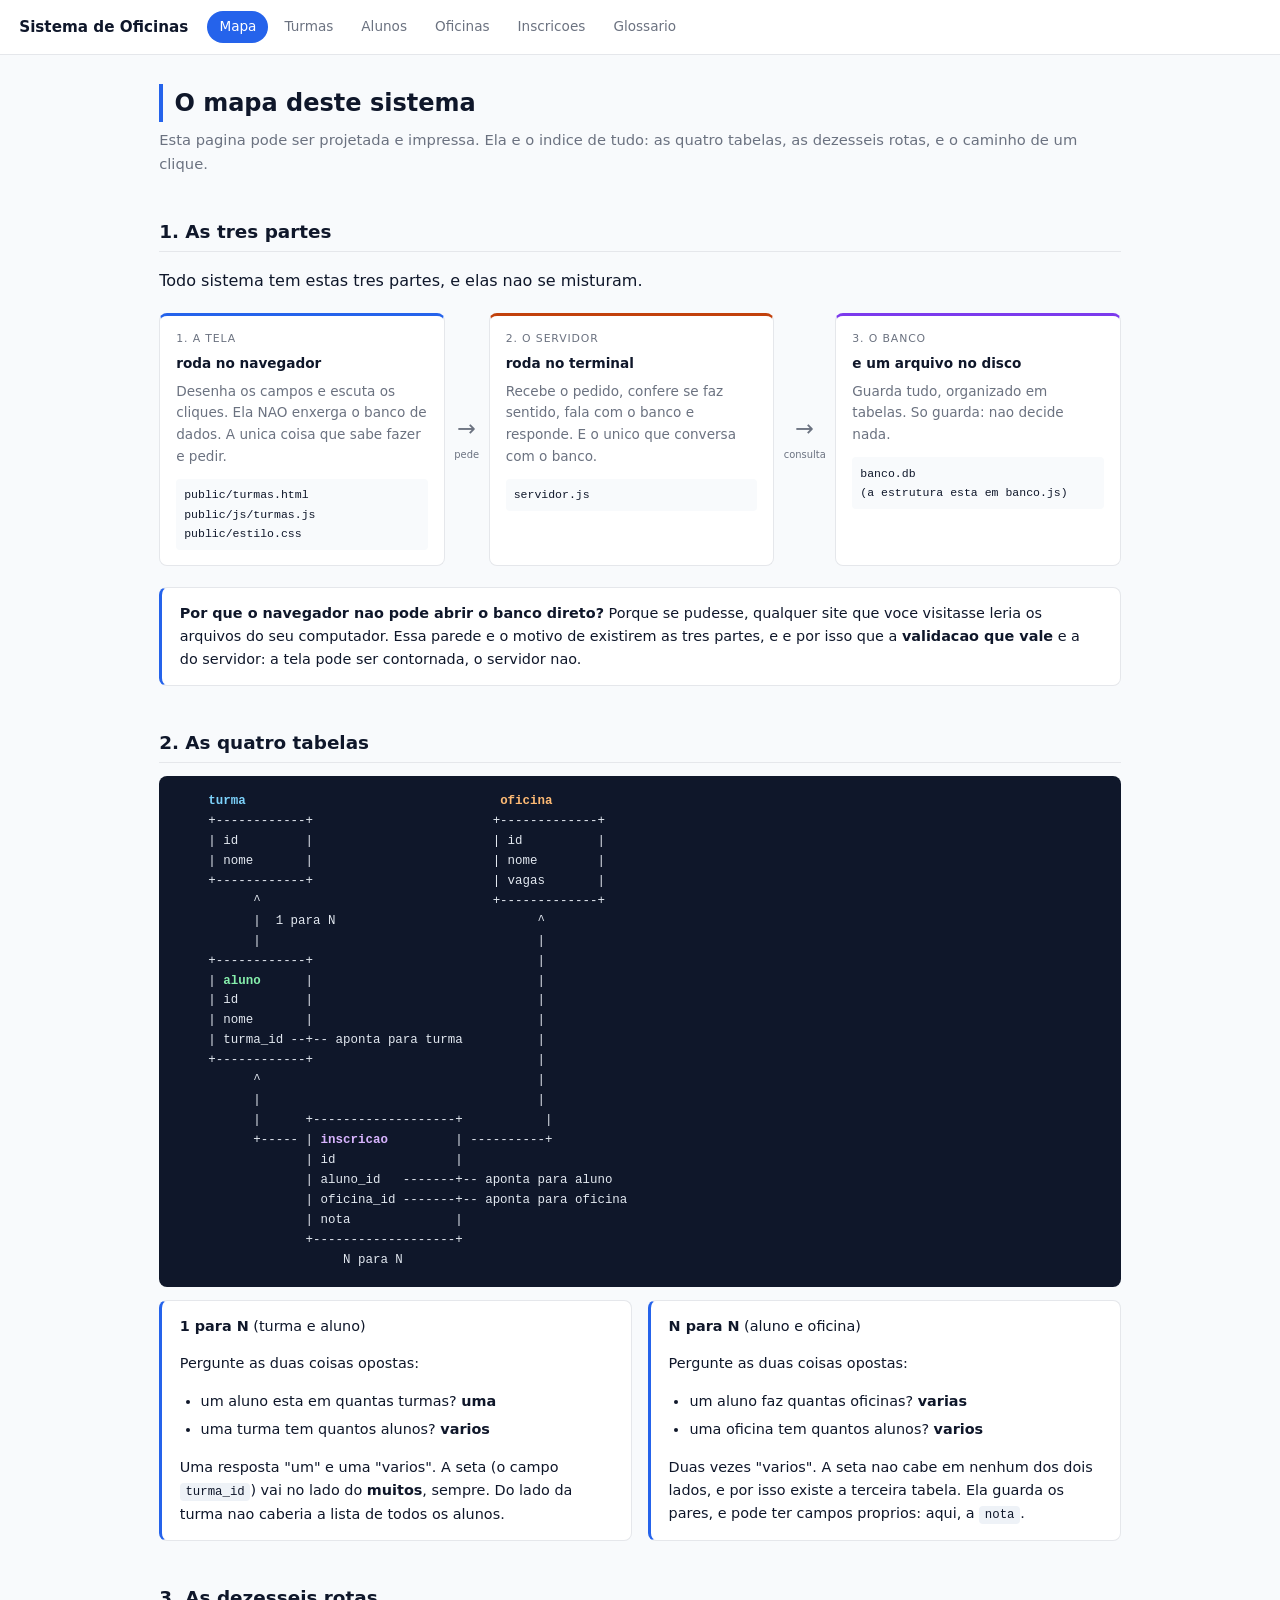
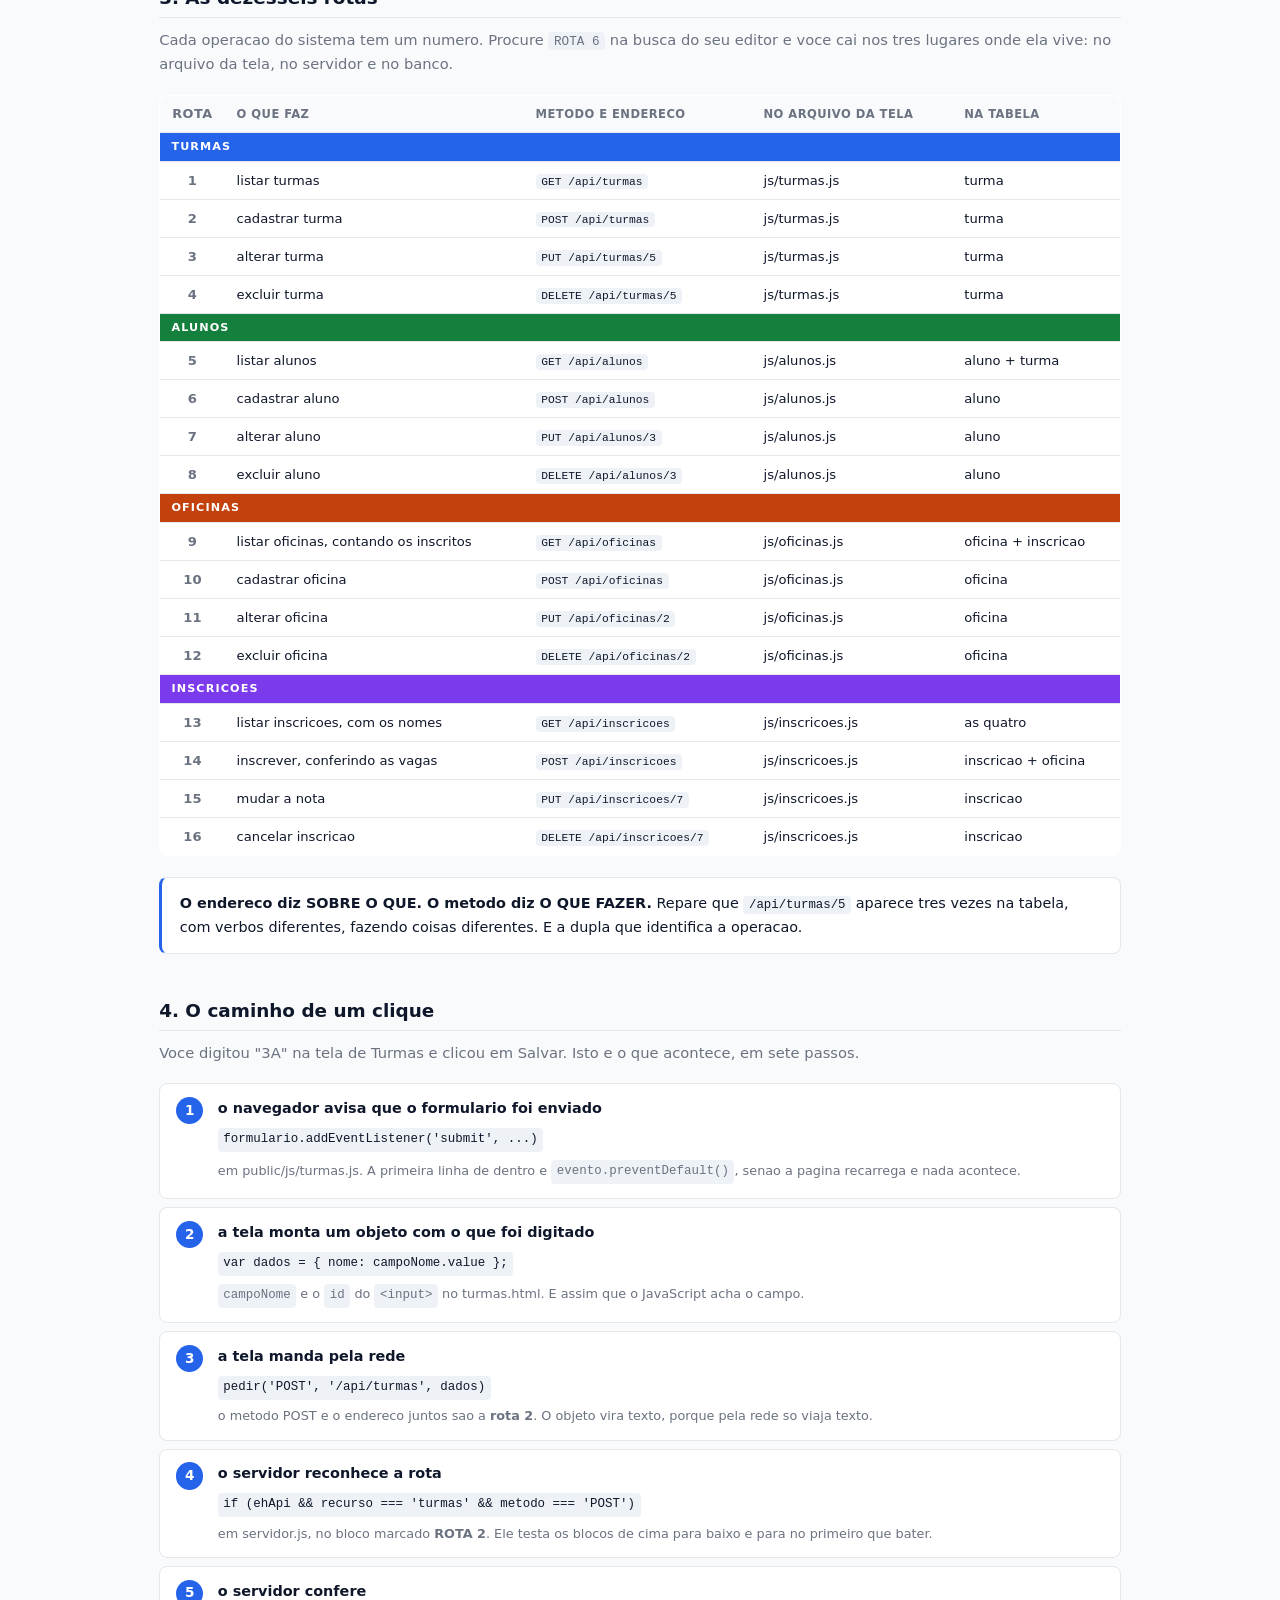
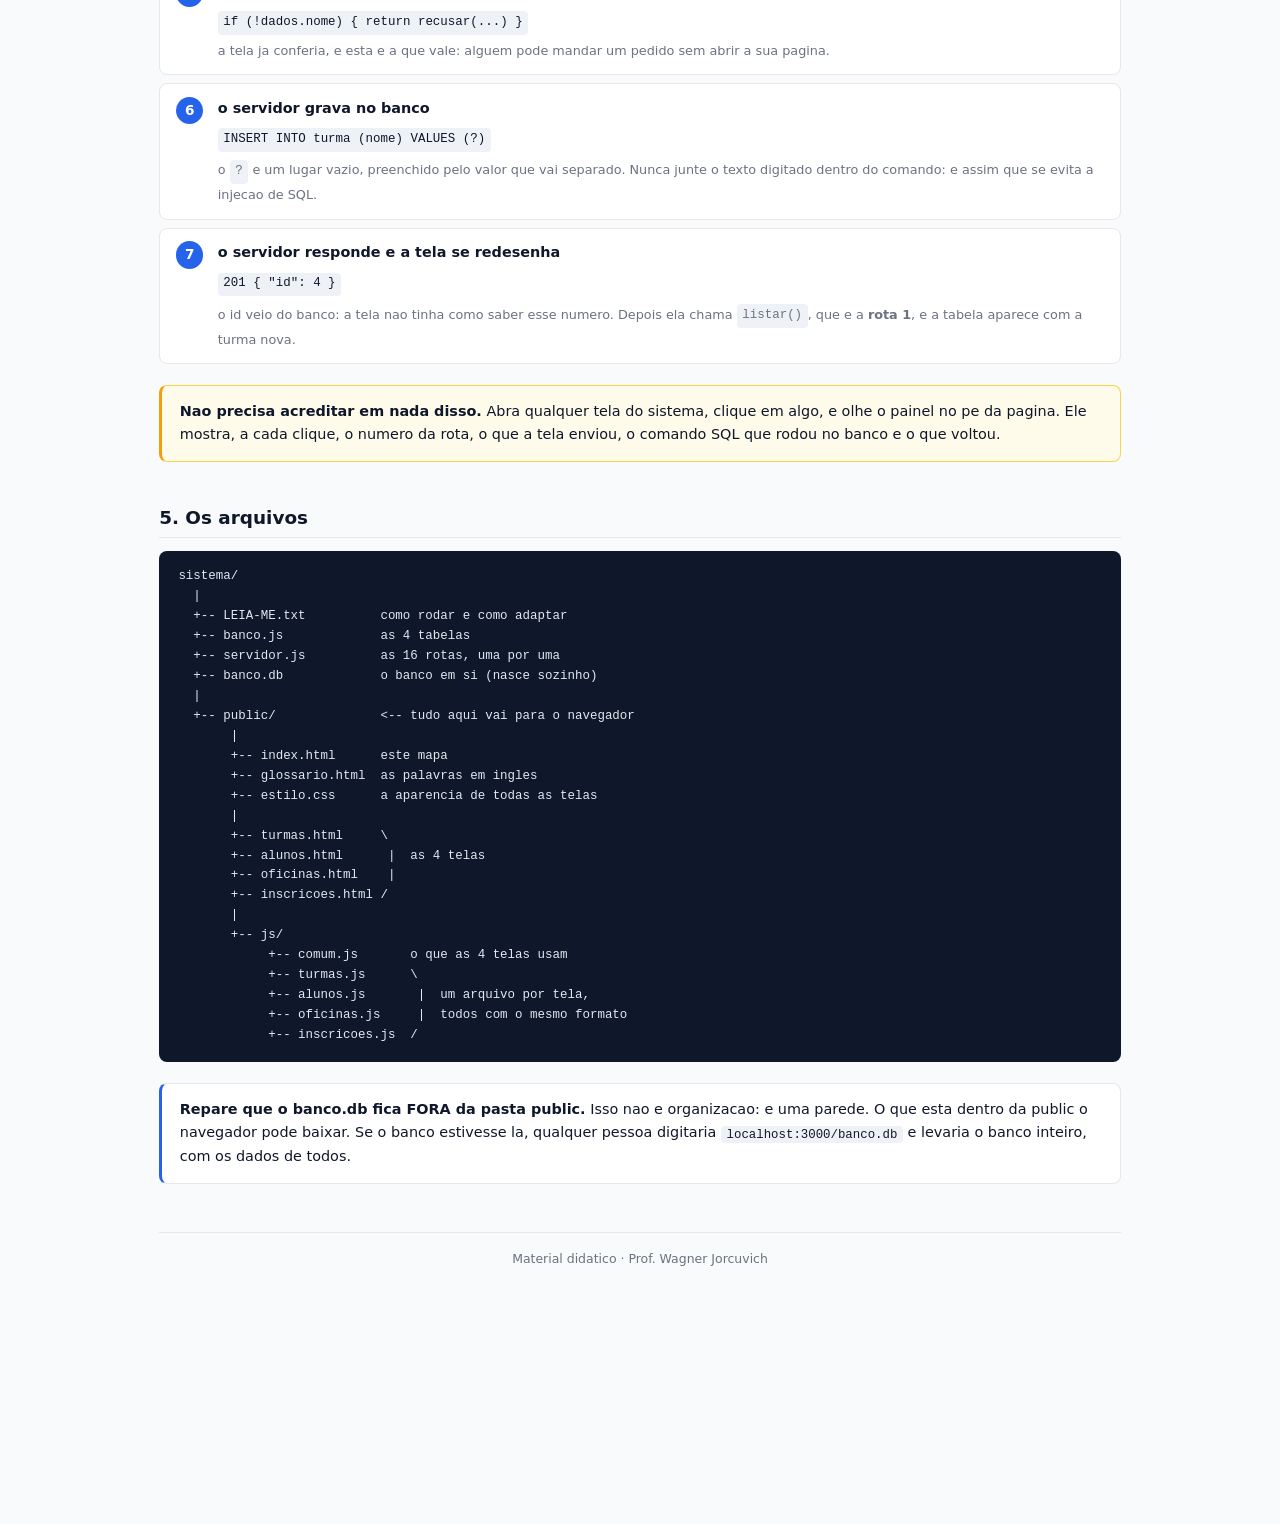
<file: public/index.html>
<!DOCTYPE html>
<html lang="pt-BR">
<head>
  <meta charset="UTF-8">
  <meta name="viewport" content="width=device-width, initial-scale=1">
  <title>Mapa do sistema</title>
  <link rel="stylesheet" href="estilo.css">
</head>
<body>

<div class="topo">
  <a class="marca" href="index.html">Sistema de Oficinas</a>
  <nav>
    <a href="index.html" class="atual">Mapa</a>
    <a href="turmas.html">Turmas</a>
    <a href="alunos.html">Alunos</a>
    <a href="oficinas.html">Oficinas</a>
    <a href="inscricoes.html">Inscricoes</a>
    <a href="glossario.html">Glossario</a>
  </nav>
</div>

<div class="pagina larga">

  <h1>O mapa deste sistema</h1>
  <p class="linha-fina">
    Esta pagina pode ser projetada e impressa. Ela e o indice de tudo:
    as quatro tabelas, as dezesseis rotas, e o caminho de um clique.
  </p>


  <!-- ================================================================= -->
  <h2>1. As tres partes</h2>

  <p>Todo sistema tem estas tres partes, e elas nao se misturam.</p>

  <div class="tres-partes">

    <div class="parte frente">
      <span class="etiqueta">1. A TELA</span>
      <strong>roda no navegador</strong>
      <p>Desenha os campos e escuta os cliques. Ela NAO enxerga o banco de
      dados. A unica coisa que sabe fazer e pedir.</p>
      <code>public/turmas.html<br>public/js/turmas.js<br>public/estilo.css</code>
    </div>

    <div class="flecha">&rarr;<br><small>pede</small></div>

    <div class="parte meio">
      <span class="etiqueta">2. O SERVIDOR</span>
      <strong>roda no terminal</strong>
      <p>Recebe o pedido, confere se faz sentido, fala com o banco e
      responde. E o unico que conversa com o banco.</p>
      <code>servidor.js</code>
    </div>

    <div class="flecha">&rarr;<br><small>consulta</small></div>

    <div class="parte fundo">
      <span class="etiqueta">3. O BANCO</span>
      <strong>e um arquivo no disco</strong>
      <p>Guarda tudo, organizado em tabelas. So guarda: nao decide nada.</p>
      <code>banco.db<br>(a estrutura esta em banco.js)</code>
    </div>

  </div>

  <div class="caixa">
    <strong>Por que o navegador nao pode abrir o banco direto?</strong>
    Porque se pudesse, qualquer site que voce visitasse leria os arquivos
    do seu computador. Essa parede e o motivo de existirem as tres partes,
    e e por isso que a <b>validacao que vale</b> e a do servidor: a tela
    pode ser contornada, o servidor nao.
  </div>


  <!-- ================================================================= -->
  <h2>2. As quatro tabelas</h2>

  <pre class="desenho"><code>    <span class="t">turma</span>                                  <span class="o">oficina</span>
    +------------+                        +-------------+
    | id         |                        | id          |
    | nome       |                        | nome        |
    +------------+                        | vagas       |
          ^                               +-------------+
          |  1 para N                           ^
          |                                     |
    +------------+                              |
    | <span class="a">aluno</span>      |                              |
    | id         |                              |
    | nome       |                              |
    | turma_id --+-- aponta para turma          |
    +------------+                              |
          ^                                     |
          |                                     |
          |      +-------------------+           |
          +----- | <span class="i">inscricao</span>         | ----------+
                 | id                |
                 | aluno_id   -------+-- aponta para aluno
                 | oficina_id -------+-- aponta para oficina
                 | nota              |
                 +-------------------+
                      N para N</code></pre>

  <div class="duas-caixas">

    <div class="caixa">
      <strong>1 para N</strong> (turma e aluno)
      <p>Pergunte as duas coisas opostas:</p>
      <ul>
        <li>um aluno esta em quantas turmas? <b>uma</b></li>
        <li>uma turma tem quantos alunos? <b>varios</b></li>
      </ul>
      <p>Uma resposta "um" e uma "varios". A seta (o campo
      <code>turma_id</code>) vai no lado do <b>muitos</b>, sempre.
      Do lado da turma nao caberia a lista de todos os alunos.</p>
    </div>

    <div class="caixa">
      <strong>N para N</strong> (aluno e oficina)
      <p>Pergunte as duas coisas opostas:</p>
      <ul>
        <li>um aluno faz quantas oficinas? <b>varias</b></li>
        <li>uma oficina tem quantos alunos? <b>varios</b></li>
      </ul>
      <p>Duas vezes "varios". A seta nao cabe em nenhum dos dois lados,
      e por isso existe a terceira tabela. Ela guarda os pares, e pode
      ter campos proprios: aqui, a <code>nota</code>.</p>
    </div>

  </div>


  <!-- ================================================================= -->
  <h2 id="rotas">3. As dezesseis rotas</h2>

  <p class="linha-fina">
    Cada operacao do sistema tem um numero. Procure
    <code>ROTA 6</code> na busca do seu editor e voce cai nos tres
    lugares onde ela vive: no arquivo da tela, no servidor e no banco.
  </p>

  <table class="tabela-rotas">
    <thead>
      <tr>
        <th class="fino">rota</th>
        <th>o que faz</th>
        <th>metodo e endereco</th>
        <th>no arquivo da tela</th>
        <th>na tabela</th>
      </tr>
    </thead>
    <tbody>

      <tr class="grupo t"><td colspan="5">TURMAS</td></tr>
      <tr><td class="n">1</td><td>listar turmas</td>     <td><code>GET /api/turmas</code></td>    <td>js/turmas.js</td><td>turma</td></tr>
      <tr><td class="n">2</td><td>cadastrar turma</td>   <td><code>POST /api/turmas</code></td>   <td>js/turmas.js</td><td>turma</td></tr>
      <tr><td class="n">3</td><td>alterar turma</td>     <td><code>PUT /api/turmas/5</code></td>  <td>js/turmas.js</td><td>turma</td></tr>
      <tr><td class="n">4</td><td>excluir turma</td>     <td><code>DELETE /api/turmas/5</code></td><td>js/turmas.js</td><td>turma</td></tr>

      <tr class="grupo a"><td colspan="5">ALUNOS</td></tr>
      <tr><td class="n">5</td><td>listar alunos</td>     <td><code>GET /api/alunos</code></td>    <td>js/alunos.js</td><td>aluno + turma</td></tr>
      <tr><td class="n">6</td><td>cadastrar aluno</td>   <td><code>POST /api/alunos</code></td>   <td>js/alunos.js</td><td>aluno</td></tr>
      <tr><td class="n">7</td><td>alterar aluno</td>     <td><code>PUT /api/alunos/3</code></td>  <td>js/alunos.js</td><td>aluno</td></tr>
      <tr><td class="n">8</td><td>excluir aluno</td>     <td><code>DELETE /api/alunos/3</code></td><td>js/alunos.js</td><td>aluno</td></tr>

      <tr class="grupo o"><td colspan="5">OFICINAS</td></tr>
      <tr><td class="n">9</td><td>listar oficinas, contando os inscritos</td><td><code>GET /api/oficinas</code></td><td>js/oficinas.js</td><td>oficina + inscricao</td></tr>
      <tr><td class="n">10</td><td>cadastrar oficina</td><td><code>POST /api/oficinas</code></td> <td>js/oficinas.js</td><td>oficina</td></tr>
      <tr><td class="n">11</td><td>alterar oficina</td>  <td><code>PUT /api/oficinas/2</code></td><td>js/oficinas.js</td><td>oficina</td></tr>
      <tr><td class="n">12</td><td>excluir oficina</td>  <td><code>DELETE /api/oficinas/2</code></td><td>js/oficinas.js</td><td>oficina</td></tr>

      <tr class="grupo i"><td colspan="5">INSCRICOES</td></tr>
      <tr><td class="n">13</td><td>listar inscricoes, com os nomes</td><td><code>GET /api/inscricoes</code></td><td>js/inscricoes.js</td><td>as quatro</td></tr>
      <tr><td class="n">14</td><td>inscrever, conferindo as vagas</td><td><code>POST /api/inscricoes</code></td><td>js/inscricoes.js</td><td>inscricao + oficina</td></tr>
      <tr><td class="n">15</td><td>mudar a nota</td>     <td><code>PUT /api/inscricoes/7</code></td><td>js/inscricoes.js</td><td>inscricao</td></tr>
      <tr><td class="n">16</td><td>cancelar inscricao</td><td><code>DELETE /api/inscricoes/7</code></td><td>js/inscricoes.js</td><td>inscricao</td></tr>

    </tbody>
  </table>

  <div class="caixa">
    <strong>O endereco diz SOBRE O QUE. O metodo diz O QUE FAZER.</strong>
    Repare que <code>/api/turmas/5</code> aparece tres vezes na tabela,
    com verbos diferentes, fazendo coisas diferentes. E a dupla que
    identifica a operacao.
  </div>


  <!-- ================================================================= -->
  <h2>4. O caminho de um clique</h2>

  <p class="linha-fina">
    Voce digitou "3A" na tela de Turmas e clicou em Salvar. Isto e o que
    acontece, em sete passos.
  </p>

  <div class="caminho">

    <div class="etapa">
      <span class="passo">1</span>
      <div>
        <strong>o navegador avisa que o formulario foi enviado</strong>
        <code>formulario.addEventListener('submit', ...)</code>
        <small>em public/js/turmas.js. A primeira linha de dentro e
        <code>evento.preventDefault()</code>, senao a pagina recarrega e
        nada acontece.</small>
      </div>
    </div>

    <div class="etapa">
      <span class="passo">2</span>
      <div>
        <strong>a tela monta um objeto com o que foi digitado</strong>
        <code>var dados = { nome: campoNome.value };</code>
        <small><code>campoNome</code> e o <code>id</code> do
        <code>&lt;input&gt;</code> no turmas.html. E assim que o
        JavaScript acha o campo.</small>
      </div>
    </div>

    <div class="etapa">
      <span class="passo">3</span>
      <div>
        <strong>a tela manda pela rede</strong>
        <code>pedir('POST', '/api/turmas', dados)</code>
        <small>o metodo POST e o endereco juntos sao a <b>rota 2</b>.
        O objeto vira texto, porque pela rede so viaja texto.</small>
      </div>
    </div>

    <div class="etapa">
      <span class="passo">4</span>
      <div>
        <strong>o servidor reconhece a rota</strong>
        <code>if (ehApi &amp;&amp; recurso === 'turmas' &amp;&amp; metodo === 'POST')</code>
        <small>em servidor.js, no bloco marcado <b>ROTA 2</b>. Ele testa
        os blocos de cima para baixo e para no primeiro que bater.</small>
      </div>
    </div>

    <div class="etapa">
      <span class="passo">5</span>
      <div>
        <strong>o servidor confere</strong>
        <code>if (!dados.nome) { return recusar(...) }</code>
        <small>a tela ja conferia, e esta e a que vale: alguem pode
        mandar um pedido sem abrir a sua pagina.</small>
      </div>
    </div>

    <div class="etapa">
      <span class="passo">6</span>
      <div>
        <strong>o servidor grava no banco</strong>
        <code>INSERT INTO turma (nome) VALUES (?)</code>
        <small>o <code>?</code> e um lugar vazio, preenchido pelo valor
        que vai separado. Nunca junte o texto digitado dentro do comando:
        e assim que se evita a injecao de SQL.</small>
      </div>
    </div>

    <div class="etapa">
      <span class="passo">7</span>
      <div>
        <strong>o servidor responde e a tela se redesenha</strong>
        <code>201 { "id": 4 }</code>
        <small>o id veio do banco: a tela nao tinha como saber esse
        numero. Depois ela chama <code>listar()</code>, que e a
        <b>rota 1</b>, e a tabela aparece com a turma nova.</small>
      </div>
    </div>

  </div>

  <div class="caixa destaque">
    <strong>Nao precisa acreditar em nada disso.</strong>
    Abra qualquer tela do sistema, clique em algo, e olhe o painel no pe
    da pagina. Ele mostra, a cada clique, o numero da rota, o que a tela
    enviou, o comando SQL que rodou no banco e o que voltou.
  </div>


  <!-- ================================================================= -->
  <h2>5. Os arquivos</h2>

  <pre class="desenho"><code>sistema/
  |
  +-- LEIA-ME.txt          como rodar e como adaptar
  +-- banco.js             as 4 tabelas
  +-- servidor.js          as 16 rotas, uma por uma
  +-- banco.db             o banco em si (nasce sozinho)
  |
  +-- public/              <-- tudo aqui vai para o navegador
       |
       +-- index.html      este mapa
       +-- glossario.html  as palavras em ingles
       +-- estilo.css      a aparencia de todas as telas
       |
       +-- turmas.html     \
       +-- alunos.html      |  as 4 telas
       +-- oficinas.html    |
       +-- inscricoes.html /
       |
       +-- js/
            +-- comum.js       o que as 4 telas usam
            +-- turmas.js      \
            +-- alunos.js       |  um arquivo por tela,
            +-- oficinas.js     |  todos com o mesmo formato
            +-- inscricoes.js  /</code></pre>

  <div class="caixa">
    <strong>Repare que o banco.db fica FORA da pasta public.</strong>
    Isso nao e organizacao: e uma parede. O que esta dentro da public o
    navegador pode baixar. Se o banco estivesse la, qualquer pessoa
    digitaria <code>localhost:3000/banco.db</code> e levaria o banco
    inteiro, com os dados de todos.
  </div>

  <div class="rodape">
    Material didatico &middot; Prof. Wagner Jorcuvich
  </div>

</div>

</body>
</html>
</file>
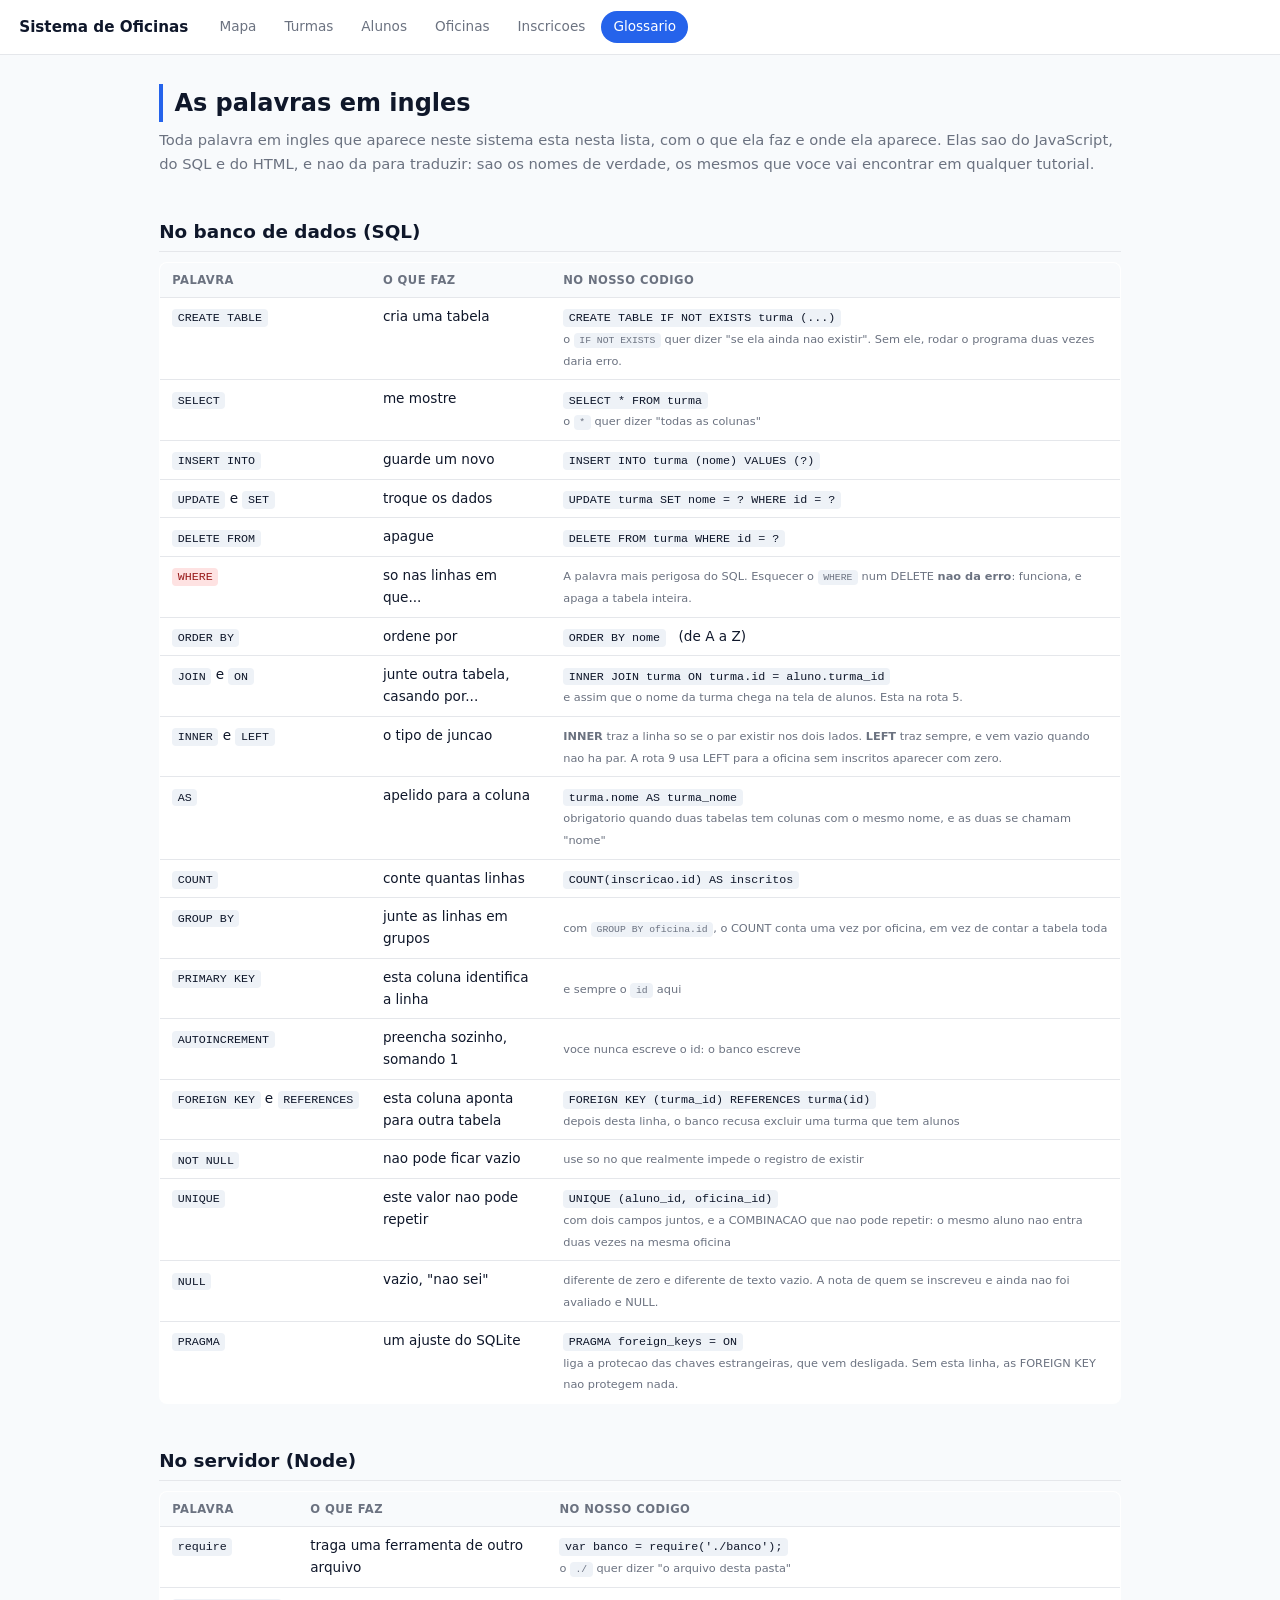
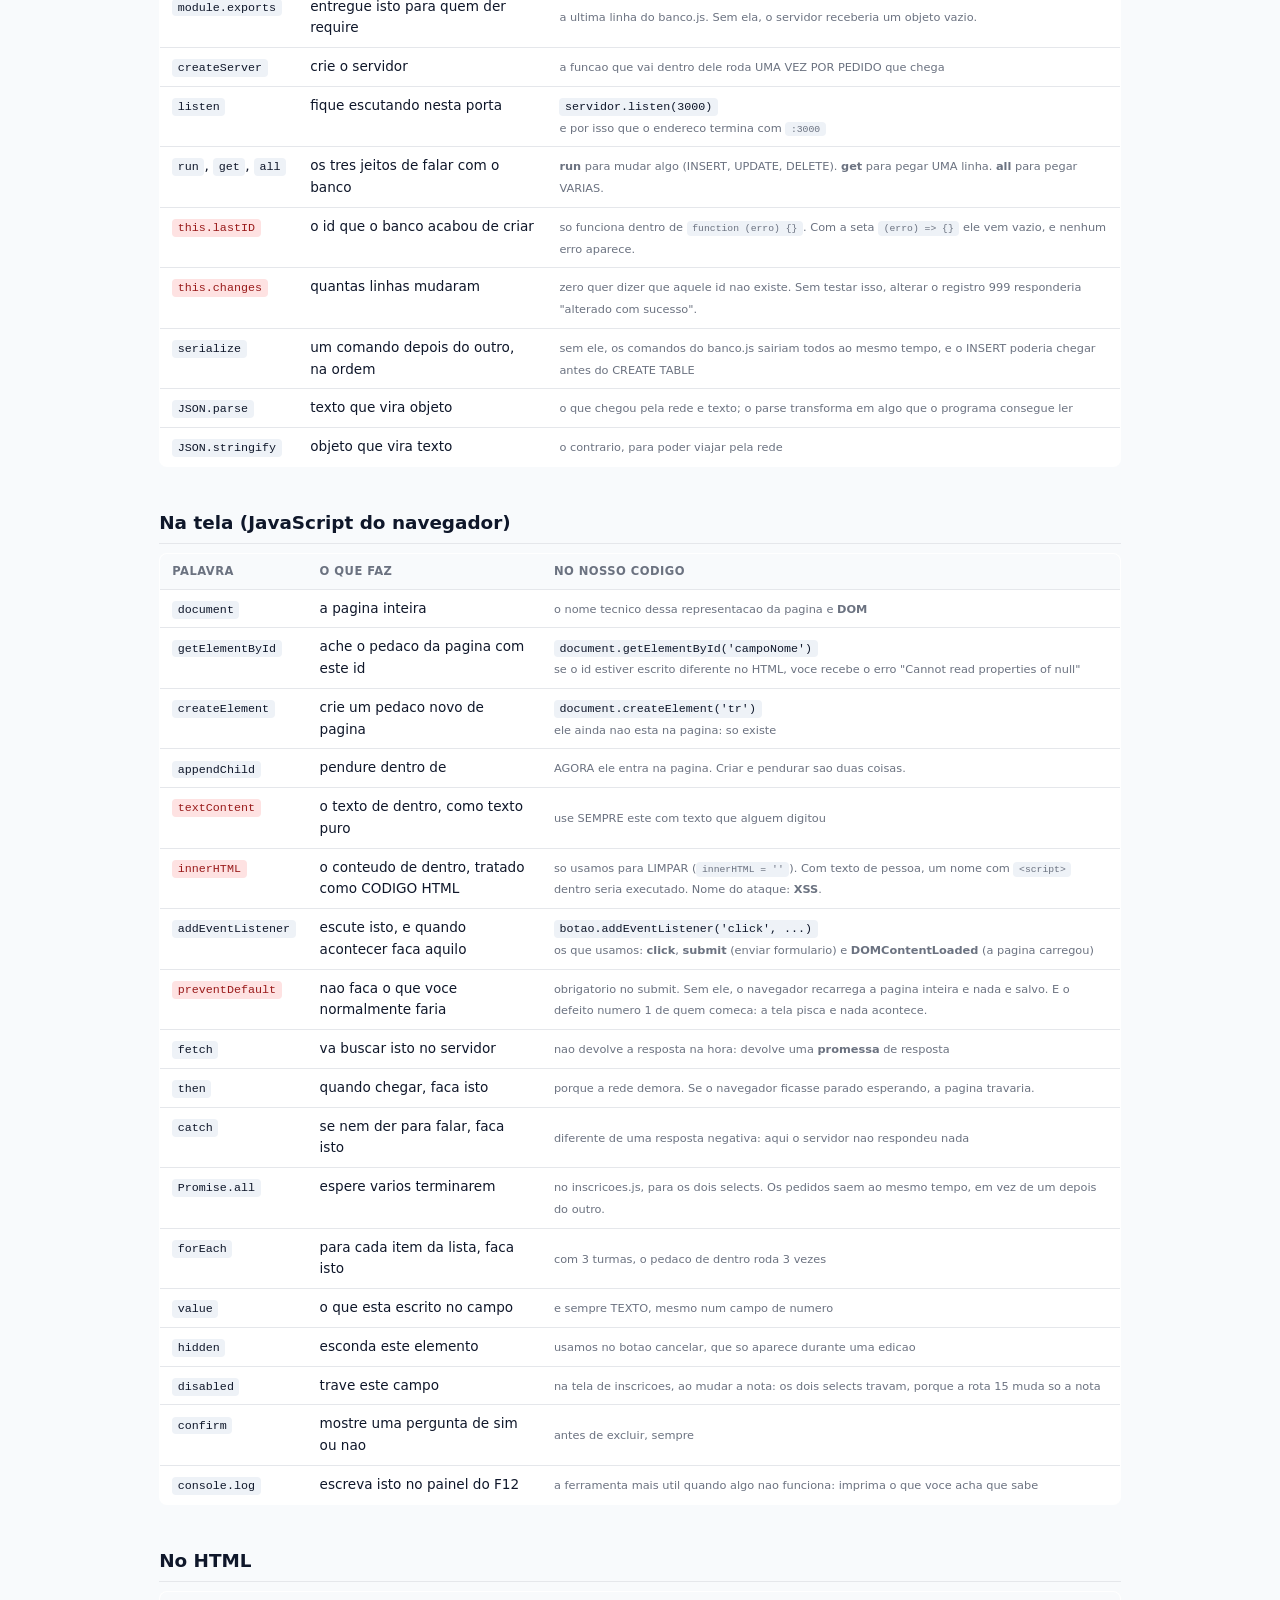
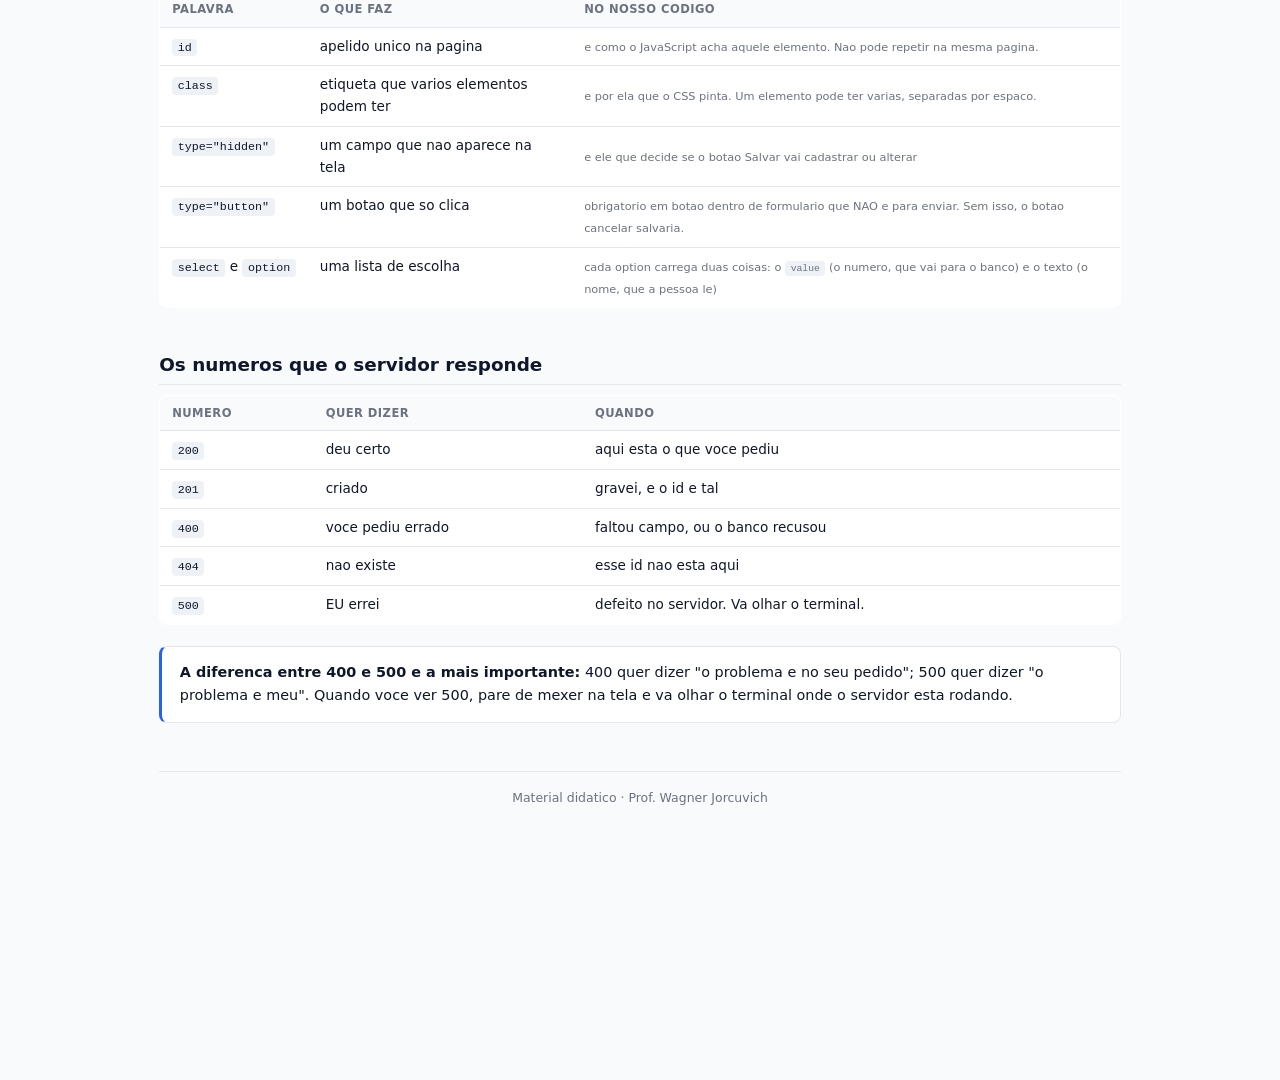
<file: public/glossario.html>
<!DOCTYPE html>
<html lang="pt-BR">
<head>
  <meta charset="UTF-8">
  <meta name="viewport" content="width=device-width, initial-scale=1">
  <title>Glossario</title>
  <link rel="stylesheet" href="estilo.css">
</head>
<body>

<div class="topo">
  <a class="marca" href="index.html">Sistema de Oficinas</a>
  <nav>
    <a href="index.html">Mapa</a>
    <a href="turmas.html">Turmas</a>
    <a href="alunos.html">Alunos</a>
    <a href="oficinas.html">Oficinas</a>
    <a href="inscricoes.html">Inscricoes</a>
    <a href="glossario.html" class="atual">Glossario</a>
  </nav>
</div>

<div class="pagina larga">

  <h1>As palavras em ingles</h1>
  <p class="linha-fina">
    Toda palavra em ingles que aparece neste sistema esta nesta lista,
    com o que ela faz e onde ela aparece. Elas sao do JavaScript, do SQL
    e do HTML, e nao da para traduzir: sao os nomes de verdade, os
    mesmos que voce vai encontrar em qualquer tutorial.
  </p>


  <!-- ================================================================= -->
  <h2>No banco de dados (SQL)</h2>

  <table class="glossario">
    <thead><tr><th>palavra</th><th>o que faz</th><th>no nosso codigo</th></tr></thead>
    <tbody>
      <tr>
        <td><code>CREATE TABLE</code></td>
        <td>cria uma tabela</td>
        <td><code>CREATE TABLE IF NOT EXISTS turma (...)</code><br>
            <small>o <code>IF NOT EXISTS</code> quer dizer "se ela ainda
            nao existir". Sem ele, rodar o programa duas vezes daria erro.</small></td>
      </tr>
      <tr>
        <td><code>SELECT</code></td>
        <td>me mostre</td>
        <td><code>SELECT * FROM turma</code><br>
            <small>o <code>*</code> quer dizer "todas as colunas"</small></td>
      </tr>
      <tr>
        <td><code>INSERT INTO</code></td>
        <td>guarde um novo</td>
        <td><code>INSERT INTO turma (nome) VALUES (?)</code></td>
      </tr>
      <tr>
        <td><code>UPDATE</code> e <code>SET</code></td>
        <td>troque os dados</td>
        <td><code>UPDATE turma SET nome = ? WHERE id = ?</code></td>
      </tr>
      <tr>
        <td><code>DELETE FROM</code></td>
        <td>apague</td>
        <td><code>DELETE FROM turma WHERE id = ?</code></td>
      </tr>
      <tr class="atencao">
        <td><code>WHERE</code></td>
        <td>so nas linhas em que...</td>
        <td><small>A palavra mais perigosa do SQL. Esquecer o
            <code>WHERE</code> num DELETE <b>nao da erro</b>: funciona, e
            apaga a tabela inteira.</small></td>
      </tr>
      <tr>
        <td><code>ORDER BY</code></td>
        <td>ordene por</td>
        <td><code>ORDER BY nome</code> &nbsp; (de A a Z)</td>
      </tr>
      <tr>
        <td><code>JOIN</code> e <code>ON</code></td>
        <td>junte outra tabela, casando por...</td>
        <td><code>INNER JOIN turma ON turma.id = aluno.turma_id</code><br>
            <small>e assim que o nome da turma chega na tela de alunos.
            Esta na rota 5.</small></td>
      </tr>
      <tr>
        <td><code>INNER</code> e <code>LEFT</code></td>
        <td>o tipo de juncao</td>
        <td><small><b>INNER</b> traz a linha so se o par existir nos dois
            lados. <b>LEFT</b> traz sempre, e vem vazio quando nao ha par.
            A rota 9 usa LEFT para a oficina sem inscritos aparecer com
            zero.</small></td>
      </tr>
      <tr>
        <td><code>AS</code></td>
        <td>apelido para a coluna</td>
        <td><code>turma.nome AS turma_nome</code><br>
            <small>obrigatorio quando duas tabelas tem colunas com o
            mesmo nome, e as duas se chamam "nome"</small></td>
      </tr>
      <tr>
        <td><code>COUNT</code></td>
        <td>conte quantas linhas</td>
        <td><code>COUNT(inscricao.id) AS inscritos</code></td>
      </tr>
      <tr>
        <td><code>GROUP BY</code></td>
        <td>junte as linhas em grupos</td>
        <td><small>com <code>GROUP BY oficina.id</code>, o COUNT conta
            uma vez por oficina, em vez de contar a tabela toda</small></td>
      </tr>
      <tr>
        <td><code>PRIMARY KEY</code></td>
        <td>esta coluna identifica a linha</td>
        <td><small>e sempre o <code>id</code> aqui</small></td>
      </tr>
      <tr>
        <td><code>AUTOINCREMENT</code></td>
        <td>preencha sozinho, somando 1</td>
        <td><small>voce nunca escreve o id: o banco escreve</small></td>
      </tr>
      <tr>
        <td><code>FOREIGN KEY</code> e <code>REFERENCES</code></td>
        <td>esta coluna aponta para outra tabela</td>
        <td><code>FOREIGN KEY (turma_id) REFERENCES turma(id)</code><br>
            <small>depois desta linha, o banco recusa excluir uma turma
            que tem alunos</small></td>
      </tr>
      <tr>
        <td><code>NOT NULL</code></td>
        <td>nao pode ficar vazio</td>
        <td><small>use so no que realmente impede o registro de existir</small></td>
      </tr>
      <tr>
        <td><code>UNIQUE</code></td>
        <td>este valor nao pode repetir</td>
        <td><code>UNIQUE (aluno_id, oficina_id)</code><br>
            <small>com dois campos juntos, e a COMBINACAO que nao pode
            repetir: o mesmo aluno nao entra duas vezes na mesma oficina</small></td>
      </tr>
      <tr>
        <td><code>NULL</code></td>
        <td>vazio, "nao sei"</td>
        <td><small>diferente de zero e diferente de texto vazio. A nota
            de quem se inscreveu e ainda nao foi avaliado e NULL.</small></td>
      </tr>
      <tr>
        <td><code>PRAGMA</code></td>
        <td>um ajuste do SQLite</td>
        <td><code>PRAGMA foreign_keys = ON</code><br>
            <small>liga a protecao das chaves estrangeiras, que vem
            desligada. Sem esta linha, as FOREIGN KEY nao protegem nada.</small></td>
      </tr>
    </tbody>
  </table>


  <!-- ================================================================= -->
  <h2>No servidor (Node)</h2>

  <table class="glossario">
    <thead><tr><th>palavra</th><th>o que faz</th><th>no nosso codigo</th></tr></thead>
    <tbody>
      <tr>
        <td><code>require</code></td>
        <td>traga uma ferramenta de outro arquivo</td>
        <td><code>var banco = require('./banco');</code><br>
            <small>o <code>./</code> quer dizer "o arquivo desta pasta"</small></td>
      </tr>
      <tr>
        <td><code>module.exports</code></td>
        <td>entregue isto para quem der require</td>
        <td><small>a ultima linha do banco.js. Sem ela, o servidor
            receberia um objeto vazio.</small></td>
      </tr>
      <tr>
        <td><code>createServer</code></td>
        <td>crie o servidor</td>
        <td><small>a funcao que vai dentro dele roda UMA VEZ POR PEDIDO
            que chega</small></td>
      </tr>
      <tr>
        <td><code>listen</code></td>
        <td>fique escutando nesta porta</td>
        <td><code>servidor.listen(3000)</code><br>
            <small>e por isso que o endereco termina com <code>:3000</code></small></td>
      </tr>
      <tr>
        <td><code>run</code>, <code>get</code>, <code>all</code></td>
        <td>os tres jeitos de falar com o banco</td>
        <td><small><b>run</b> para mudar algo (INSERT, UPDATE, DELETE).
            <b>get</b> para pegar UMA linha. <b>all</b> para pegar
            VARIAS.</small></td>
      </tr>
      <tr class="atencao">
        <td><code>this.lastID</code></td>
        <td>o id que o banco acabou de criar</td>
        <td><small>so funciona dentro de <code>function (erro) {}</code>.
            Com a seta <code>(erro) =&gt; {}</code> ele vem vazio, e
            nenhum erro aparece.</small></td>
      </tr>
      <tr class="atencao">
        <td><code>this.changes</code></td>
        <td>quantas linhas mudaram</td>
        <td><small>zero quer dizer que aquele id nao existe. Sem testar
            isso, alterar o registro 999 responderia "alterado com
            sucesso".</small></td>
      </tr>
      <tr>
        <td><code>serialize</code></td>
        <td>um comando depois do outro, na ordem</td>
        <td><small>sem ele, os comandos do banco.js sairiam todos ao mesmo
            tempo, e o INSERT poderia chegar antes do CREATE TABLE</small></td>
      </tr>
      <tr>
        <td><code>JSON.parse</code></td>
        <td>texto que vira objeto</td>
        <td><small>o que chegou pela rede e texto; o parse transforma em
            algo que o programa consegue ler</small></td>
      </tr>
      <tr>
        <td><code>JSON.stringify</code></td>
        <td>objeto que vira texto</td>
        <td><small>o contrario, para poder viajar pela rede</small></td>
      </tr>
    </tbody>
  </table>


  <!-- ================================================================= -->
  <h2>Na tela (JavaScript do navegador)</h2>

  <table class="glossario">
    <thead><tr><th>palavra</th><th>o que faz</th><th>no nosso codigo</th></tr></thead>
    <tbody>
      <tr>
        <td><code>document</code></td>
        <td>a pagina inteira</td>
        <td><small>o nome tecnico dessa representacao da pagina e
            <b>DOM</b></small></td>
      </tr>
      <tr>
        <td><code>getElementById</code></td>
        <td>ache o pedaco da pagina com este id</td>
        <td><code>document.getElementById('campoNome')</code><br>
            <small>se o id estiver escrito diferente no HTML, voce recebe
            o erro "Cannot read properties of null"</small></td>
      </tr>
      <tr>
        <td><code>createElement</code></td>
        <td>crie um pedaco novo de pagina</td>
        <td><code>document.createElement('tr')</code><br>
            <small>ele ainda nao esta na pagina: so existe</small></td>
      </tr>
      <tr>
        <td><code>appendChild</code></td>
        <td>pendure dentro de</td>
        <td><small>AGORA ele entra na pagina. Criar e pendurar sao duas
            coisas.</small></td>
      </tr>
      <tr class="atencao">
        <td><code>textContent</code></td>
        <td>o texto de dentro, como texto puro</td>
        <td><small>use SEMPRE este com texto que alguem digitou</small></td>
      </tr>
      <tr class="atencao">
        <td><code>innerHTML</code></td>
        <td>o conteudo de dentro, tratado como CODIGO HTML</td>
        <td><small>so usamos para LIMPAR (<code>innerHTML = ''</code>).
            Com texto de pessoa, um nome com <code>&lt;script&gt;</code>
            dentro seria executado. Nome do ataque: <b>XSS</b>.</small></td>
      </tr>
      <tr>
        <td><code>addEventListener</code></td>
        <td>escute isto, e quando acontecer faca aquilo</td>
        <td><code>botao.addEventListener('click', ...)</code><br>
            <small>os que usamos: <b>click</b>, <b>submit</b> (enviar
            formulario) e <b>DOMContentLoaded</b> (a pagina carregou)</small></td>
      </tr>
      <tr class="atencao">
        <td><code>preventDefault</code></td>
        <td>nao faca o que voce normalmente faria</td>
        <td><small>obrigatorio no submit. Sem ele, o navegador recarrega
            a pagina inteira e nada e salvo. E o defeito numero 1 de quem
            comeca: a tela pisca e nada acontece.</small></td>
      </tr>
      <tr>
        <td><code>fetch</code></td>
        <td>va buscar isto no servidor</td>
        <td><small>nao devolve a resposta na hora: devolve uma
            <b>promessa</b> de resposta</small></td>
      </tr>
      <tr>
        <td><code>then</code></td>
        <td>quando chegar, faca isto</td>
        <td><small>porque a rede demora. Se o navegador ficasse parado
            esperando, a pagina travaria.</small></td>
      </tr>
      <tr>
        <td><code>catch</code></td>
        <td>se nem der para falar, faca isto</td>
        <td><small>diferente de uma resposta negativa: aqui o servidor
            nao respondeu nada</small></td>
      </tr>
      <tr>
        <td><code>Promise.all</code></td>
        <td>espere varios terminarem</td>
        <td><small>no inscricoes.js, para os dois selects. Os pedidos
            saem ao mesmo tempo, em vez de um depois do outro.</small></td>
      </tr>
      <tr>
        <td><code>forEach</code></td>
        <td>para cada item da lista, faca isto</td>
        <td><small>com 3 turmas, o pedaco de dentro roda 3 vezes</small></td>
      </tr>
      <tr>
        <td><code>value</code></td>
        <td>o que esta escrito no campo</td>
        <td><small>e sempre TEXTO, mesmo num campo de numero</small></td>
      </tr>
      <tr>
        <td><code>hidden</code></td>
        <td>esconda este elemento</td>
        <td><small>usamos no botao cancelar, que so aparece durante uma
            edicao</small></td>
      </tr>
      <tr>
        <td><code>disabled</code></td>
        <td>trave este campo</td>
        <td><small>na tela de inscricoes, ao mudar a nota: os dois
            selects travam, porque a rota 15 muda so a nota</small></td>
      </tr>
      <tr>
        <td><code>confirm</code></td>
        <td>mostre uma pergunta de sim ou nao</td>
        <td><small>antes de excluir, sempre</small></td>
      </tr>
      <tr>
        <td><code>console.log</code></td>
        <td>escreva isto no painel do F12</td>
        <td><small>a ferramenta mais util quando algo nao funciona:
            imprima o que voce acha que sabe</small></td>
      </tr>
    </tbody>
  </table>


  <!-- ================================================================= -->
  <h2>No HTML</h2>

  <table class="glossario">
    <thead><tr><th>palavra</th><th>o que faz</th><th>no nosso codigo</th></tr></thead>
    <tbody>
      <tr>
        <td><code>id</code></td>
        <td>apelido unico na pagina</td>
        <td><small>e como o JavaScript acha aquele elemento. Nao pode
            repetir na mesma pagina.</small></td>
      </tr>
      <tr>
        <td><code>class</code></td>
        <td>etiqueta que varios elementos podem ter</td>
        <td><small>e por ela que o CSS pinta. Um elemento pode ter
            varias, separadas por espaco.</small></td>
      </tr>
      <tr>
        <td><code>type="hidden"</code></td>
        <td>um campo que nao aparece na tela</td>
        <td><small>e ele que decide se o botao Salvar vai cadastrar ou
            alterar</small></td>
      </tr>
      <tr>
        <td><code>type="button"</code></td>
        <td>um botao que so clica</td>
        <td><small>obrigatorio em botao dentro de formulario que NAO e
            para enviar. Sem isso, o botao cancelar salvaria.</small></td>
      </tr>
      <tr>
        <td><code>select</code> e <code>option</code></td>
        <td>uma lista de escolha</td>
        <td><small>cada option carrega duas coisas: o <code>value</code>
            (o numero, que vai para o banco) e o texto (o nome, que a
            pessoa le)</small></td>
      </tr>
    </tbody>
  </table>


  <!-- ================================================================= -->
  <h2>Os numeros que o servidor responde</h2>

  <table class="glossario">
    <thead><tr><th>numero</th><th>quer dizer</th><th>quando</th></tr></thead>
    <tbody>
      <tr><td><code>200</code></td><td>deu certo</td><td>aqui esta o que voce pediu</td></tr>
      <tr><td><code>201</code></td><td>criado</td><td>gravei, e o id e tal</td></tr>
      <tr><td><code>400</code></td><td>voce pediu errado</td><td>faltou campo, ou o banco recusou</td></tr>
      <tr><td><code>404</code></td><td>nao existe</td><td>esse id nao esta aqui</td></tr>
      <tr><td><code>500</code></td><td>EU errei</td><td>defeito no servidor. Va olhar o terminal.</td></tr>
    </tbody>
  </table>

  <div class="caixa">
    <strong>A diferenca entre 400 e 500 e a mais importante:</strong>
    400 quer dizer "o problema e no seu pedido"; 500 quer dizer "o
    problema e meu". Quando voce ver 500, pare de mexer na tela e va
    olhar o terminal onde o servidor esta rodando.
  </div>

  <div class="rodape">
    Material didatico &middot; Prof. Wagner Jorcuvich
  </div>

</div>

</body>
</html>
</file>
<file: public/estilo.css>
/* ==========================================================================
   estilo.css   -   A APARENCIA DE TODAS AS TELAS

   Uma regra de CSS tem duas partes:

        .fraco  {  color: gray;  }
          ^            ^
          |            |
      o SELETOR    a DECLARACAO

   Os tres seletores que resolvem quase tudo:

        button    todos os <button>          (pela tag)
        .fraco    quem tem class="fraco"     (ponto = classe)
        #aviso    quem tem id="aviso"        (cerquilha = id)

   Cada tabela do sistema tem uma COR, e ela e a mesma no mapa e na
   tela: turma azul, aluno verde, oficina laranja, inscricao roxo.
   ========================================================================== */


:root {
  --turma:     #2563eb;
  --aluno:     #15803d;
  --oficina:   #c2410c;
  --inscricao: #7c3aed;

  --cor:       #2563eb;    /* a cor da tela atual; cada body troca */

  --vermelho:  #dc2626;
  --verde:     #15803d;
  --cinza:     #6b7280;
  --linha:     #e5e7eb;
  --fundo:     #f8fafc;
  --tinta:     #0f172a;
}

/* Cada tela diz qual e a cor dela, e o resto do arquivo usa var(--cor) */
body.cor-turma     { --cor: var(--turma); }
body.cor-aluno     { --cor: var(--aluno); }
body.cor-oficina   { --cor: var(--oficina); }
body.cor-inscricao { --cor: var(--inscricao); }

* { box-sizing: border-box; }

body {
  font-family: system-ui, -apple-system, Segoe UI, Arial, sans-serif;
  background: var(--fundo);
  color: var(--tinta);
  margin: 0;
  line-height: 1.6;
  padding-bottom: 14rem;    /* espaco para o painel do pe da pagina */
}


/* --- a barra de cima --------------------------------------------------- */

.topo {
  background: #fff;
  border-bottom: 1px solid var(--linha);
  padding: .7rem 1.2rem;
  display: flex;
  gap: 1.2rem;
  align-items: center;
  flex-wrap: wrap;
  position: sticky;
  top: 0;
  z-index: 20;
}

.marca {
  font-weight: 700;
  text-decoration: none;
  color: var(--tinta);
  font-size: .95rem;
}

.topo nav { display: flex; gap: .25rem; flex-wrap: wrap; }

.topo nav a {
  text-decoration: none;
  color: var(--cinza);
  font-size: .85rem;
  padding: .3rem .75rem;
  border-radius: 999px;
}

.topo nav a:hover { background: var(--fundo); color: var(--tinta); }

.topo nav a.atual {
  background: var(--cor);
  color: #fff;
}


/* --- a pagina ---------------------------------------------------------- */

.pagina       { max-width: 780px;  margin: 0 auto; padding: 1.8rem 1.2rem 3rem; }
.pagina.larga { max-width: 1000px; }

h1 {
  font-size: 1.5rem;
  margin: 0 0 .4rem;
  padding-left: .7rem;
  border-left: 4px solid var(--cor);
}

h2 {
  font-size: 1.15rem;
  margin: 2.6rem 0 .6rem;
  padding-bottom: .3rem;
  border-bottom: 1px solid var(--linha);
}

.linha-fina { color: var(--cinza); font-size: .92rem; margin: 0 0 1.2rem; }

code {
  background: #eef2f7;
  padding: .12rem .35rem;
  border-radius: 4px;
  font-size: .86em;
  font-family: Consolas, Monaco, monospace;
}

pre {
  background: #0f172a;
  color: #e2e8f0;
  padding: 1rem 1.2rem;
  border-radius: 8px;
  overflow-x: auto;
  font-size: .78rem;
  line-height: 1.6;
  font-family: Consolas, Monaco, monospace;
}

pre code { background: none; padding: 0; color: inherit; font-size: 1em; }

/* o desenho das tabelas, com cada nome na cor dela */
.desenho .t { color: #7dd3fc; font-weight: 700; }
.desenho .a { color: #86efac; font-weight: 700; }
.desenho .o { color: #fdba74; font-weight: 700; }
.desenho .i { color: #d8b4fe; font-weight: 700; }


/* --- a fita com as rotas da tela --------------------------------------- */

.fita-rotas {
  display: flex;
  gap: .5rem;
  align-items: center;
  flex-wrap: wrap;
  background: #fff;
  border: 1px dashed var(--cor);
  border-radius: 8px;
  padding: .55rem .9rem;
  margin: 1rem 0 1.5rem;
  font-size: .8rem;
  color: var(--cinza);
}

.fita-rotas b {
  background: var(--cor);
  color: #fff;
  padding: .1rem .5rem;
  border-radius: 4px;
  font-size: .74rem;
  letter-spacing: .03em;
  margin-left: .4rem;
}

.fita-rotas a { margin-left: auto; color: var(--cor); font-size: .78rem; }


/* --- as caixas de explicacao ------------------------------------------- */

.caixa {
  background: #fff;
  border: 1px solid var(--linha);
  border-left: 3px solid var(--cor);
  border-radius: 8px;
  padding: .9rem 1.1rem;
  margin: 1.3rem 0;
  font-size: .9rem;
}

.caixa.destaque { background: #fffbeb; border-color: #fcd34d; border-left-color: #f59e0b; }

.caixa ol, .caixa ul { margin: .5rem 0 0; padding-left: 1.3rem; }
.caixa li { margin: .35rem 0; }
.caixa > :last-child { margin-bottom: 0; }
.caixa pre { margin: .7rem 0; }

.duas-caixas { display: grid; grid-template-columns: repeat(auto-fit, minmax(19rem, 1fr)); gap: 1rem; }
.duas-caixas .caixa { margin: 0; }


/* --- as tres partes do sistema (no mapa) ------------------------------- */

.tres-partes {
  display: flex;
  gap: .6rem;
  align-items: stretch;
  flex-wrap: wrap;
  margin: 1.2rem 0;
}

.parte {
  flex: 1 1 13rem;
  background: #fff;
  border: 1px solid var(--linha);
  border-top: 3px solid var(--cinza);
  border-radius: 8px;
  padding: .9rem 1rem;
  font-size: .85rem;
}

.parte.frente { border-top-color: var(--turma); }
.parte.meio   { border-top-color: var(--oficina); }
.parte.fundo  { border-top-color: var(--inscricao); }

.parte .etiqueta {
  display: block;
  font-size: .68rem;
  letter-spacing: .08em;
  color: var(--cinza);
  margin-bottom: .3rem;
}

.parte strong { display: block; margin-bottom: .4rem; }
.parte p { margin: .4rem 0 .7rem; color: var(--cinza); }
.parte code { display: block; background: var(--fundo); padding: .4rem .5rem; font-size: .72rem; line-height: 1.7; }

.flecha {
  align-self: center;
  color: var(--cinza);
  font-size: 1.4rem;
  text-align: center;
  line-height: 1;
}

.flecha small { font-size: .62rem; }


/* --- a tabela das 16 rotas --------------------------------------------- */

.tabela-rotas { font-size: .82rem; }
.tabela-rotas td.n { text-align: center; font-weight: 700; color: var(--cinza); }

.tabela-rotas tr.grupo td {
  background: var(--fundo);
  font-size: .7rem;
  letter-spacing: .1em;
  font-weight: 700;
  color: #fff;
  padding: .3rem .7rem;
}

.tabela-rotas tr.grupo.t td { background: var(--turma); }
.tabela-rotas tr.grupo.a td { background: var(--aluno); }
.tabela-rotas tr.grupo.o td { background: var(--oficina); }
.tabela-rotas tr.grupo.i td { background: var(--inscricao); }


/* --- o caminho de um clique -------------------------------------------- */

.caminho { margin: 1.2rem 0; }

.etapa {
  display: flex;
  gap: .9rem;
  background: #fff;
  border: 1px solid var(--linha);
  border-radius: 8px;
  padding: .8rem 1rem;
  margin-bottom: .5rem;
}

.etapa .passo {
  flex: 0 0 1.7rem;
  height: 1.7rem;
  border-radius: 50%;
  background: var(--cor);
  color: #fff;
  display: flex;
  align-items: center;
  justify-content: center;
  font-weight: 700;
  font-size: .85rem;
}

.etapa strong { display: block; font-size: .9rem; margin-bottom: .25rem; }
.etapa code { display: inline-block; margin: .1rem 0; font-size: .78rem; }
.etapa small { display: block; color: var(--cinza); font-size: .8rem; margin-top: .3rem; }


/* --- o glossario ------------------------------------------------------- */

.glossario { font-size: .85rem; }
.glossario td:first-child { white-space: nowrap; vertical-align: top; }
.glossario td:nth-child(2) { vertical-align: top; }
.glossario small { color: var(--cinza); }
.glossario tr.atencao td:first-child code { background: #fee2e2; color: #991b1b; }


/* --- os formularios ---------------------------------------------------- */

form {
  background: #fff;
  border: 1px solid var(--linha);
  border-radius: 8px;
  padding: 1.1rem 1.2rem;
  margin-bottom: 1.3rem;
}

.linha { display: flex; gap: 1rem; flex-wrap: wrap; }
.linha > label       { flex: 1 1 11rem; }
.linha > label.curto { flex: 0 1 6.5rem; }

label { display: block; margin-bottom: .8rem; }

label > span {
  display: block;
  font-size: .76rem;
  color: var(--cinza);
  margin-bottom: .25rem;
}

input, select {
  width: 100%;
  padding: .5rem .6rem;
  border: 1px solid var(--linha);
  border-radius: 6px;
  font-size: .95rem;
  font-family: inherit;
  background: #fff;
  color: var(--tinta);
}

input:focus, select:focus { outline: 2px solid var(--cor); outline-offset: -1px; border-color: var(--cor); }
input:disabled, select:disabled { background: var(--fundo); color: var(--cinza); }


/* --- os botoes --------------------------------------------------------- */

.botoes { display: flex; gap: .6rem; align-items: center; }

button {
  background: var(--cor);
  color: #fff;
  border: 1px solid var(--cor);
  border-radius: 6px;
  padding: .5rem 1.1rem;
  font-size: .9rem;
  font-family: inherit;
  cursor: pointer;
}

button:hover { filter: brightness(1.1); }

button.fraco  { background: #fff; color: var(--cinza);    border-color: var(--linha); }
button.fraco:hover { color: var(--tinta); border-color: var(--cinza); filter: none; }

button.perigo { background: #fff; color: var(--vermelho); border-color: #fca5a5; }
button.perigo:hover { background: var(--vermelho); color: #fff; filter: none; }

button.mini { padding: .18rem .55rem; font-size: .76rem; }

td.acoes button + button { margin-left: .3rem; }


/* --- as tabelas -------------------------------------------------------- */

table {
  width: 100%;
  border-collapse: collapse;
  background: #fff;
  border: 1px solid var(--linha);
  border-radius: 8px;
  overflow: hidden;
  font-size: .9rem;
}

th, td { padding: .5rem .75rem; border-bottom: 1px solid var(--linha); text-align: left; }

th { background: var(--fundo); font-size: .72rem; letter-spacing: .04em; color: var(--cinza); text-transform: uppercase; }

tbody tr:last-child td { border-bottom: none; }
tbody tr:hover { background: #f1f5fd; }

.fino  { width: 3rem; color: var(--cinza); font-size: .8rem; }
.num   { text-align: right; font-variant-numeric: tabular-nums; }
.fim   { text-align: right; }

td.acoes { text-align: right; white-space: nowrap; }
td.vazio { text-align: center; color: var(--cinza); padding: 1.6rem; font-style: italic; }
td.cheio { color: var(--vermelho); font-weight: 600; }


/* --- o aviso ----------------------------------------------------------- */

/* Repare: o JavaScript nao escolhe cor. Ele liga uma classe, e este
   arquivo decide a cor. E para isso que os dois sao separados. */

.aviso { min-height: 0; margin: 0 0 1rem; padding: 0; font-size: .9rem; }

.aviso.ok, .aviso.erro {
  padding: .6rem .9rem;
  border-radius: 6px;
  border: 1px solid;
}

.aviso.ok   { color: #14532d; background: #dcfce7; border-color: #86efac; }
.aviso.erro { color: #7f1d1d; background: #fee2e2; border-color: #fca5a5; }


/* ==========================================================================
   O PAINEL DO PE DA PAGINA

   Mostra o caminho de cada clique. Fica preso embaixo da tela.
   ========================================================================== */

.painel {
  position: fixed;
  left: 0; right: 0; bottom: 0;
  background: #0f172a;
  color: #e2e8f0;
  border-top: 3px solid var(--cor);
  z-index: 30;
  font-size: .8rem;
  max-height: 13rem;
  overflow-y: auto;
}

.painel.fechado { max-height: 2.4rem; overflow: hidden; }

.painel-topo {
  display: flex;
  align-items: center;
  gap: .8rem;
  padding: .45rem 1.2rem;
  border-bottom: 1px solid #1e293b;
  position: sticky;
  top: 0;
  background: #0f172a;
}

.painel-topo strong { font-size: .8rem; font-weight: 600; }
.painel-topo button { margin-left: auto; background: #1e293b; border-color: #334155; color: #94a3b8; }

.painel-corpo { padding: .6rem 1.2rem 1rem; }

.painel-vazio { color: #64748b; margin: .2rem 0; font-size: .8rem; }

.painel-rota {
  display: inline-block;
  background: var(--cor);
  color: #fff;
  font-weight: 700;
  font-size: .74rem;
  letter-spacing: .05em;
  padding: .15rem .6rem;
  border-radius: 4px;
  margin-bottom: .5rem;
}

.painel-passo {
  display: flex;
  gap: .7rem;
  align-items: baseline;
  padding: .18rem 0;
}

.painel-numero {
  flex: 0 0 1.1rem;
  color: #64748b;
  font-weight: 700;
  text-align: right;
}

.painel-rotulo {
  flex: 0 0 11rem;
  color: #94a3b8;
}

.painel-valor {
  background: #1e293b;
  color: #e2e8f0;
  padding: .12rem .45rem;
  border-radius: 3px;
  word-break: break-all;
}

.painel-passo.bom .painel-valor  { background: #14532d; color: #bbf7d0; }
.painel-passo.ruim .painel-valor { background: #7f1d1d; color: #fecaca; }
.painel-passo.ruim .painel-rotulo { color: #fca5a5; }


/* --- o rodape ---------------------------------------------------------- */

.rodape {
  margin-top: 3rem;
  padding-top: 1rem;
  border-top: 1px solid var(--linha);
  color: var(--cinza);
  font-size: .78rem;
  text-align: center;
}


/* --- no celular -------------------------------------------------------- */

@media (max-width: 640px) {
  .linha > label, .linha > label.curto { flex: 1 1 100%; }
  .flecha { display: none; }
  .painel-rotulo { flex: 0 0 7rem; }
  .painel-passo { flex-wrap: wrap; }
}


/* --- na impressao, para o mapa virar folha ----------------------------- */

@media print {
  .topo, .painel, form, .fita-rotas { display: none; }
  body { background: #fff; padding: 0; }
  .pagina, .pagina.larga { max-width: none; padding: 0; }
  pre { background: #fff; color: #000; border: 1px solid #999; }
  .desenho .t, .desenho .a, .desenho .o, .desenho .i { color: #000; }
  .caixa, .etapa, .parte { break-inside: avoid; }
}
</file>
